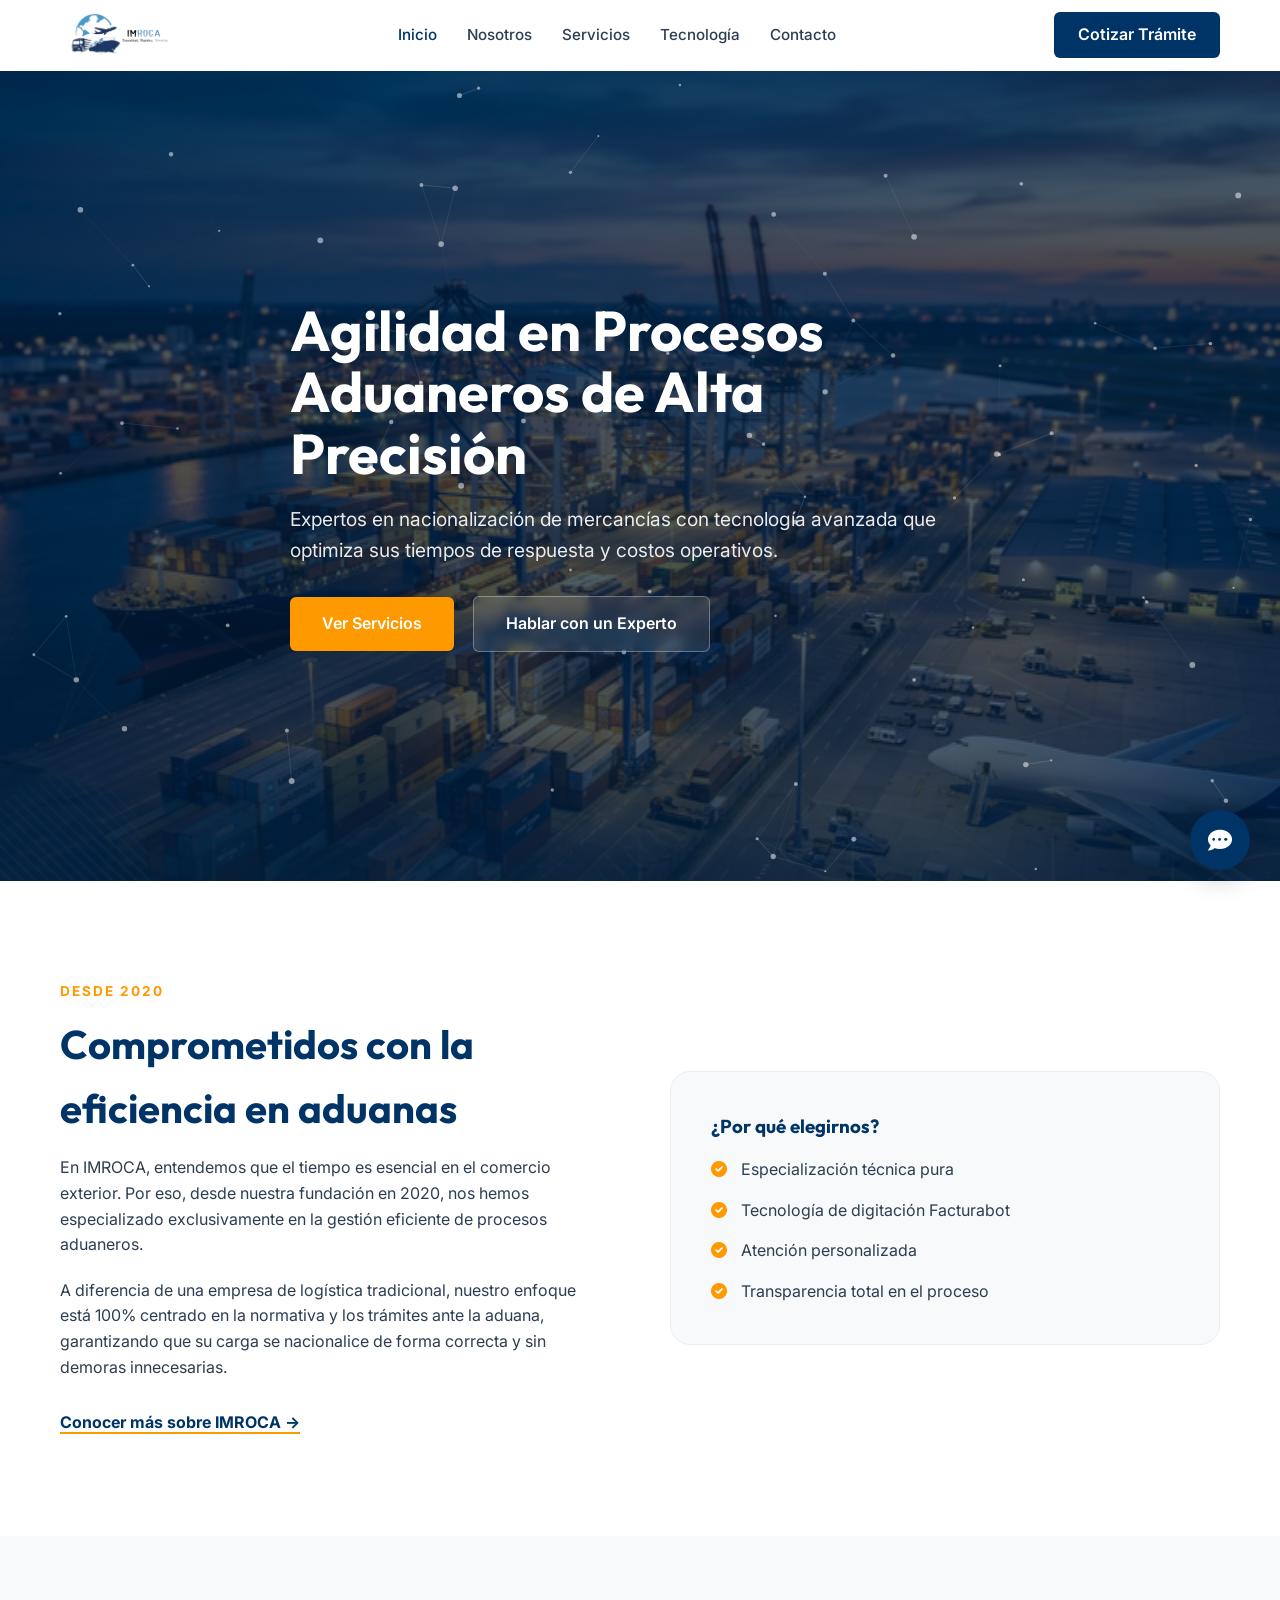
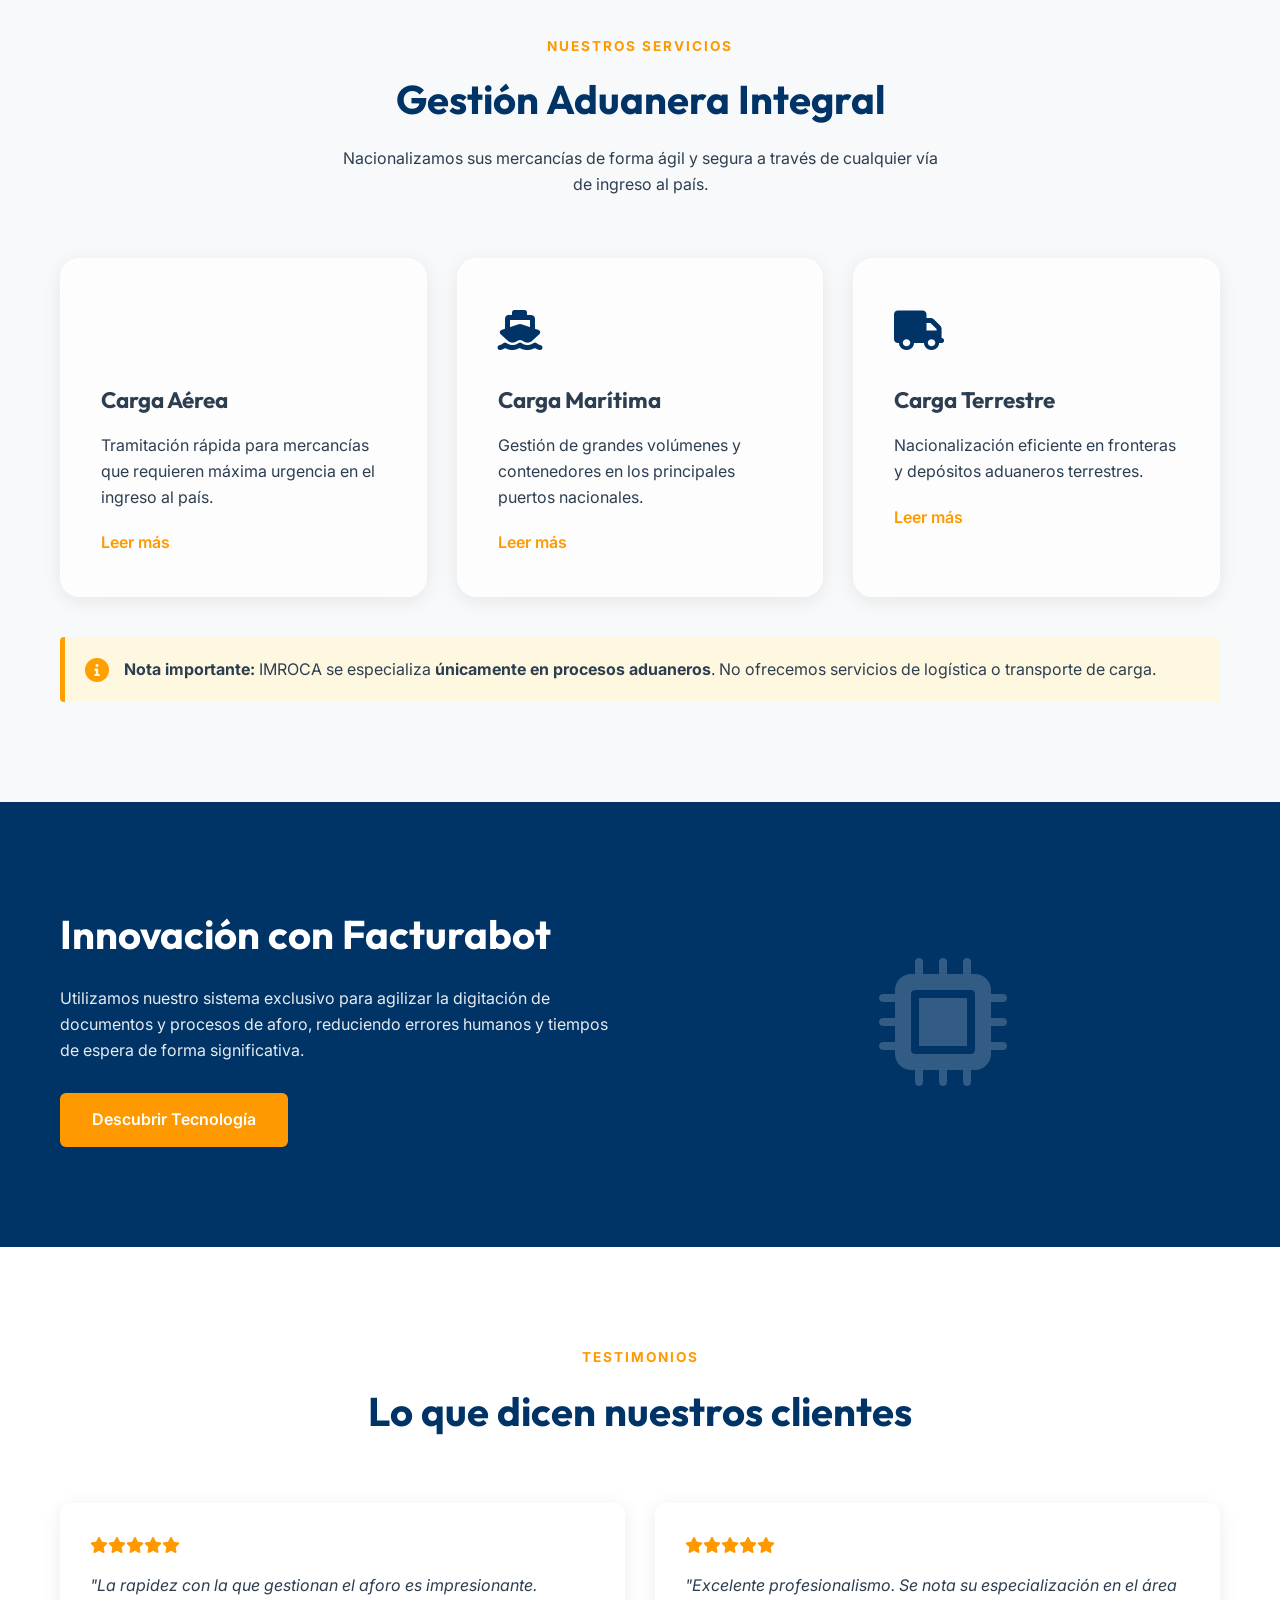
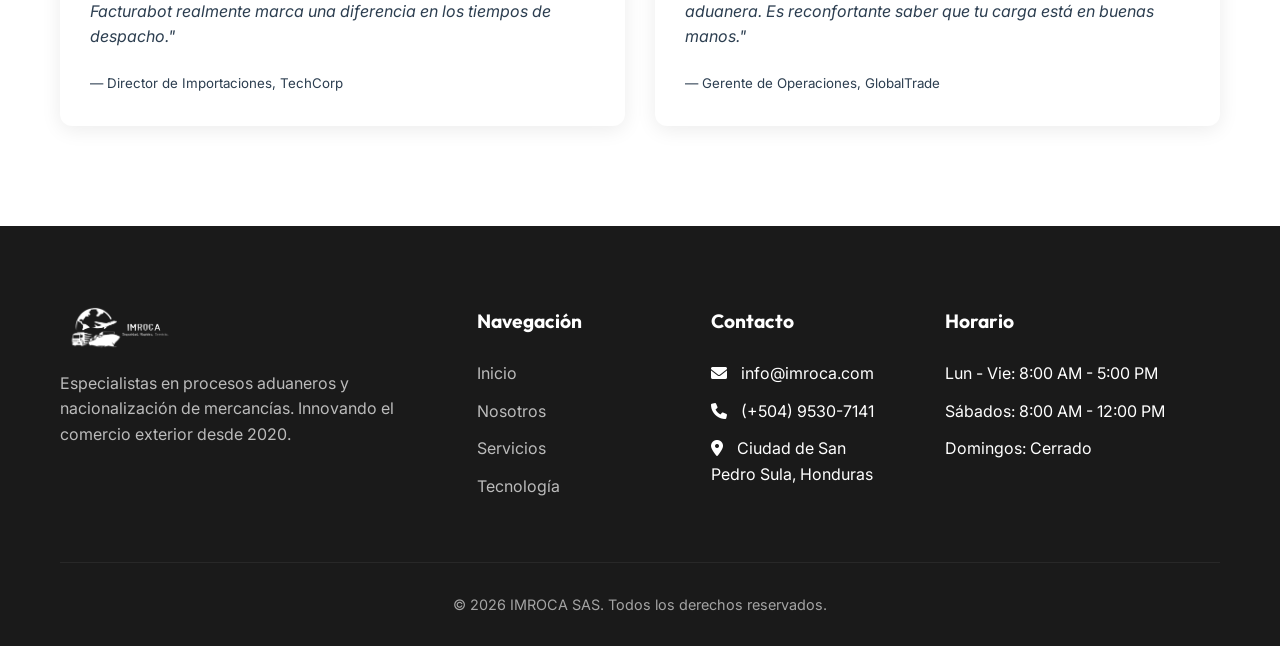
<file: index.html>
<!DOCTYPE html>
<html lang="es">
<head>
    <meta charset="UTF-8">
    <meta name="viewport" content="width=device-width, initial-scale=1.0">
    <title>IMROCA | Agencia Aduanera - Especialistas en Nacionalización</title>
    <meta name="description" content="IMROCA: Agencia aduanera experta en nacionalización de carga aérea, marítima y terrestre. Trámites aduaneros eficientes con tecnología Facturabot. Fundada en 2020.">
    <link rel="stylesheet" href="css/style.css">
    <link rel="stylesheet" href="https://cdnjs.cloudflare.com/ajax/libs/font-awesome/6.0.0/css/all.min.css">
</head>
<body>

    <!-- Header / Navigation -->
    <header></header>

    <!-- Hero Section -->
    <section class="hero">
        <div id="particles-js"></div>
        <div class="container">
            <div class="hero-content">
                <h1>Agilidad en Procesos Aduaneros de Alta Precisión</h1>
                <p>Expertos en nacionalización de mercancías con tecnología avanzada que optimiza sus tiempos de respuesta y costos operativos.</p>
                <div class="hero-btns">
                    <a href="servicios.html" class="btn btn-primary">Ver Servicios</a>
                    <a href="contacto.html" class="btn" style="background: rgba(255,255,255,0.1); backdrop-filter: blur(5px); border: 1px solid rgba(255,255,255,0.3); color: white; margin-left:15px;">Hablar con un Experto</a>
                </div>
            </div>
        </div>
    </section>

    <!-- About Small -->
    <section id="sobre-nosotros" style="background: white;" class="reveal">
        <div class="container">
            <div style="display: flex; gap: 60px; align-items: center; flex-wrap: wrap;">
                <div style="flex: 1; min-width: 300px;">
                    <span class="section-tag">Desde 2020</span>
                    <h2 class="section-title">Comprometidos con la eficiencia en aduanas</h2>
                    <p style="margin-bottom: 20px;">En IMROCA, entendemos que el tiempo es esencial en el comercio exterior. Por eso, desde nuestra fundación en 2020, nos hemos especializado exclusivamente en la gestión eficiente de procesos aduaneros.</p>
                    <p style="margin-bottom: 30px;">A diferencia de una empresa de logística tradicional, nuestro enfoque está 100% centrado en la normativa y los trámites ante la aduana, garantizando que su carga se nacionalice de forma correcta y sin demoras innecesarias.</p>
                    <a href="nosotros.html" style="color: var(--primary); font-weight: 700; border-bottom: 2px solid var(--accent);">Conocer más sobre IMROCA →</a>
                </div>
                <div style="flex: 1; min-width: 300px; position: relative;">
                    <div style="background: var(--bg-light); border-radius: 20px; padding: 40px; border: 1px solid #eee;">
                        <h3 style="color: var(--primary); margin-bottom: 15px;">¿Por qué elegirnos?</h3>
                        <ul style="display: grid; gap: 15px;">
                            <li><i class="fas fa-check-circle" style="color: var(--accent); margin-right: 10px;"></i> Especialización técnica pura</li>
                            <li><i class="fas fa-check-circle" style="color: var(--accent); margin-right: 10px;"></i> Tecnología de digitación Facturabot</li>
                            <li><i class="fas fa-check-circle" style="color: var(--accent); margin-right: 10px;"></i> Atención personalizada</li>
                            <li><i class="fas fa-check-circle" style="color: var(--accent); margin-right: 10px;"></i> Transparencia total en el proceso</li>
                        </ul>
                    </div>
                </div>
            </div>
        </div>
    </section>

    <!-- Services Summary -->
    <section style="background: var(--bg-light);" class="reveal">
        <div class="container">
            <div class="section-header">
                <span class="section-tag">Nuestros Servicios</span>
                <h2 class="section-title">Gestión Aduanera Integral</h2>
                <p style="max-width: 600px; margin: 0 auto;">Nacionalizamos sus mercancías de forma ágil y segura a través de cualquier vía de ingreso al país.</p>
            </div>

            <div class="services-grid">
                <div class="service-card">
                    <div class="service-icon"><i class="fas fa-plane-up"></i></div>
                    <h3>Carga Aérea</h3>
                    <p>Tramitación rápida para mercancías que requieren máxima urgencia en el ingreso al país.</p>
                    <a href="servicios.html" style="margin-top: 20px; display: block; color: var(--accent); font-weight:600;">Leer más</a>
                </div>
                <div class="service-card">
                    <div class="service-icon"><i class="fas fa-ship"></i></div>
                    <h3>Carga Marítima</h3>
                    <p>Gestión de grandes volúmenes y contenedores en los principales puertos nacionales.</p>
                    <a href="servicios.html" style="margin-top: 20px; display: block; color: var(--accent); font-weight:600;">Leer más</a>
                </div>
                <div class="service-card">
                    <div class="service-icon"><i class="fas fa-truck"></i></div>
                    <h3>Carga Terrestre</h3>
                    <p>Nacionalización eficiente en fronteras y depósitos aduaneros terrestres.</p>
                    <a href="servicios.html" style="margin-top: 20px; display: block; color: var(--accent); font-weight:600;">Leer más</a>
                </div>
            </div>

            <div class="disclaimer-note">
                <i class="fas fa-info-circle" style="font-size: 1.5rem; color: #ffa000;"></i>
                <p><strong>Nota importante:</strong> IMROCA se especializa <strong>únicamente en procesos aduaneros</strong>. No ofrecemos servicios de logística o transporte de carga.</p>
            </div>
        </div>
    </section>

    <!-- Tech Teaser -->
    <section style="background: var(--primary); color: white;" class="reveal">
        <div class="container" style="display: flex; align-items: center; gap: 50px; flex-wrap: wrap;">
            <div style="flex: 1; min-width: 300px;">
                <h2 style="font-size: 2.5rem; margin-bottom: 20px;">Innovación con Facturabot</h2>
                <p style="opacity: 0.9; margin-bottom: 30px;">Utilizamos nuestro sistema exclusivo para agilizar la digitación de documentos y procesos de aforo, reduciendo errores humanos y tiempos de espera de forma significativa.</p>
                <a href="tecnologia.html" class="btn btn-primary">Descubrir Tecnología</a>
            </div>
            <div style="flex: 1; min-width: 300px; text-align: center;">
                <div style="font-size: 8rem; opacity: 0.2;">
                    <i class="fas fa-microchip"></i>
                </div>
            </div>
        </div>
    </section>

    <!-- Testimonials (Simulation) -->
    <section class="reveal">
        <div class="container">
            <div class="section-header">
                <span class="section-tag">Testimonios</span>
                <h2 class="section-title">Lo que dicen nuestros clientes</h2>
            </div>
            <div class="services-grid">
                <div style="background: white; padding: 30px; border-radius: 12px; box-shadow: var(--shadow);">
                    <div style="color: var(--accent); margin-bottom: 15px;">
                        <i class="fas fa-star"></i><i class="fas fa-star"></i><i class="fas fa-star"></i><i class="fas fa-star"></i><i class="fas fa-star"></i>
                    </div>
                    <p style="font-style: italic; margin-bottom: 20px;">"La rapidez con la que gestionan el aforo es impresionante. Facturabot realmente marca una diferencia en los tiempos de despacho."</p>
                    <small>— Director de Importaciones, TechCorp</small>
                </div>
                <div style="background: white; padding: 30px; border-radius: 12px; box-shadow: var(--shadow);">
                    <div style="color: var(--accent); margin-bottom: 15px;">
                        <i class="fas fa-star"></i><i class="fas fa-star"></i><i class="fas fa-star"></i><i class="fas fa-star"></i><i class="fas fa-star"></i>
                    </div>
                    <p style="font-style: italic; margin-bottom: 20px;">"Excelente profesionalismo. Se nota su especialización en el área aduanera. Es reconfortante saber que tu carga está en buenas manos."</p>
                    <small>— Gerente de Operaciones, GlobalTrade</small>
                </div>
            </div>
        </div>
    </section>

    <!-- Footer -->
    <footer></footer>

    <script src="js/main.js"></script>
</body>
</html>
</file>
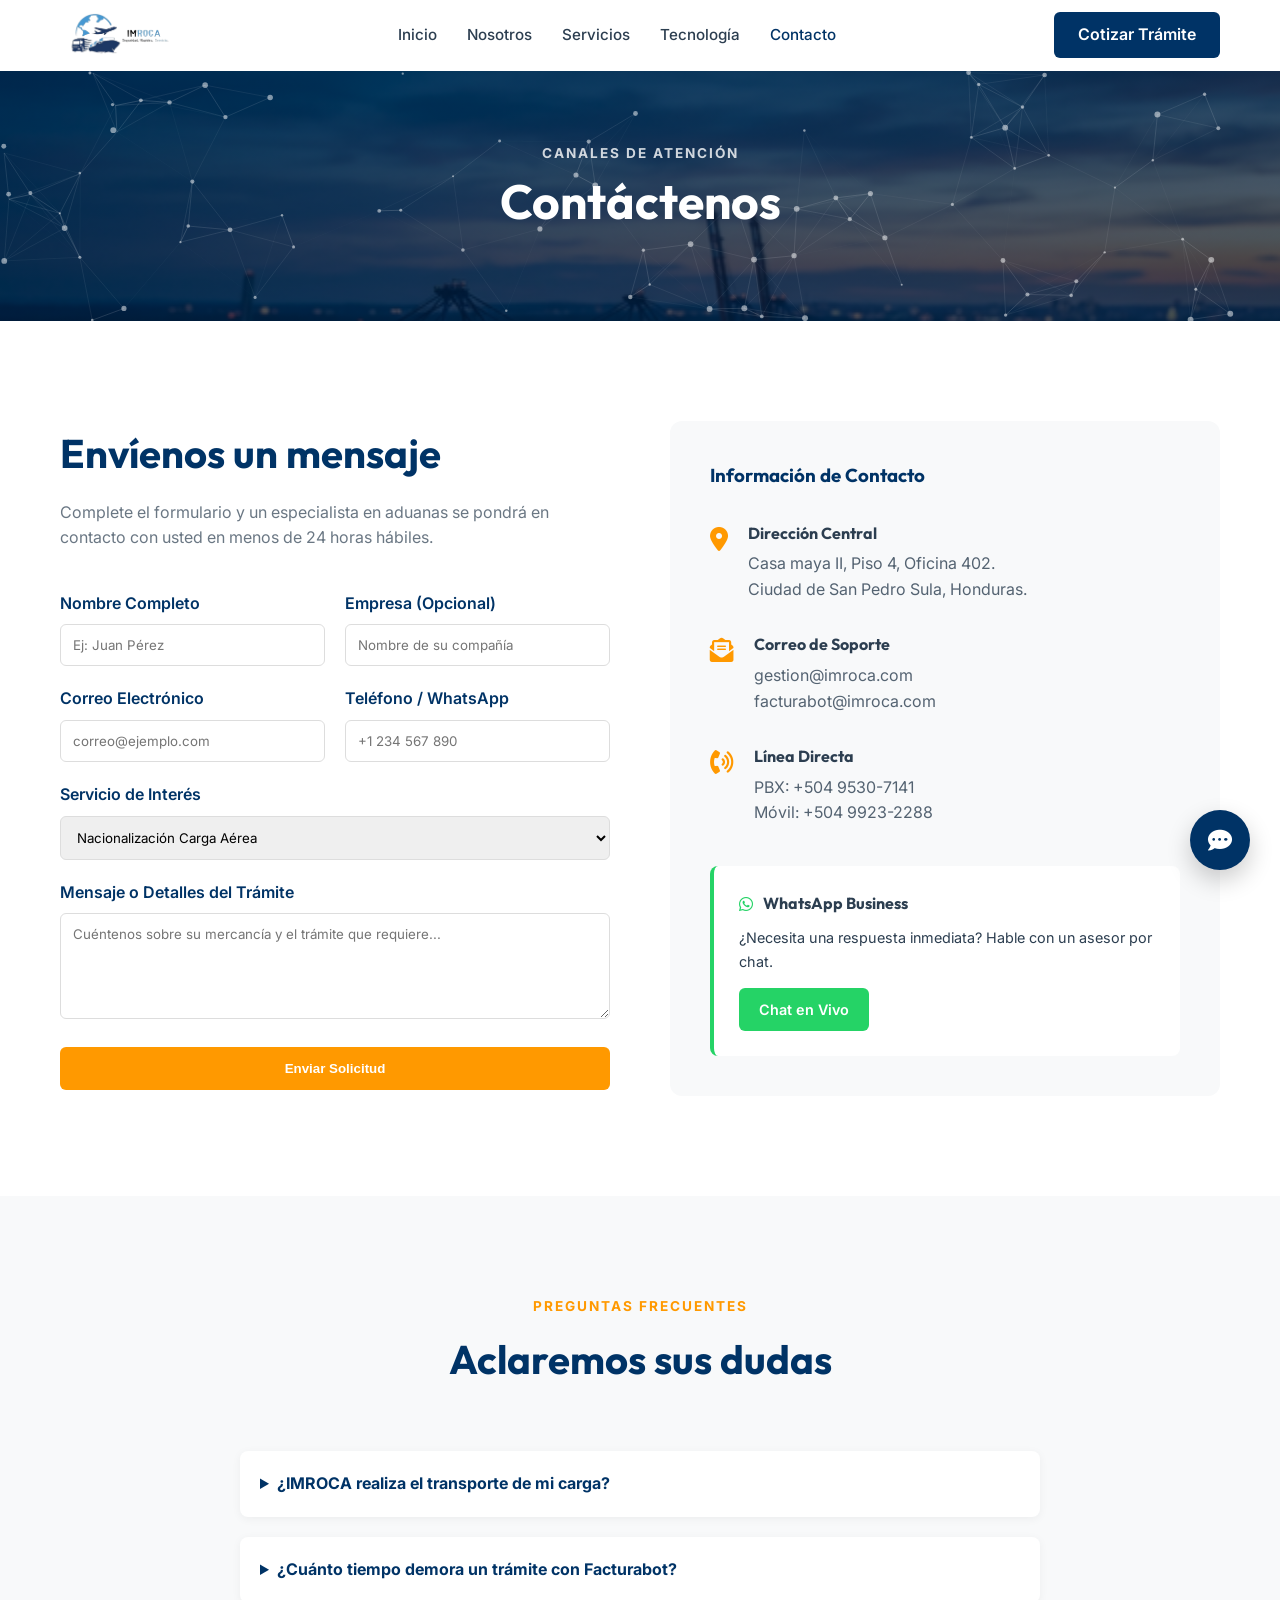
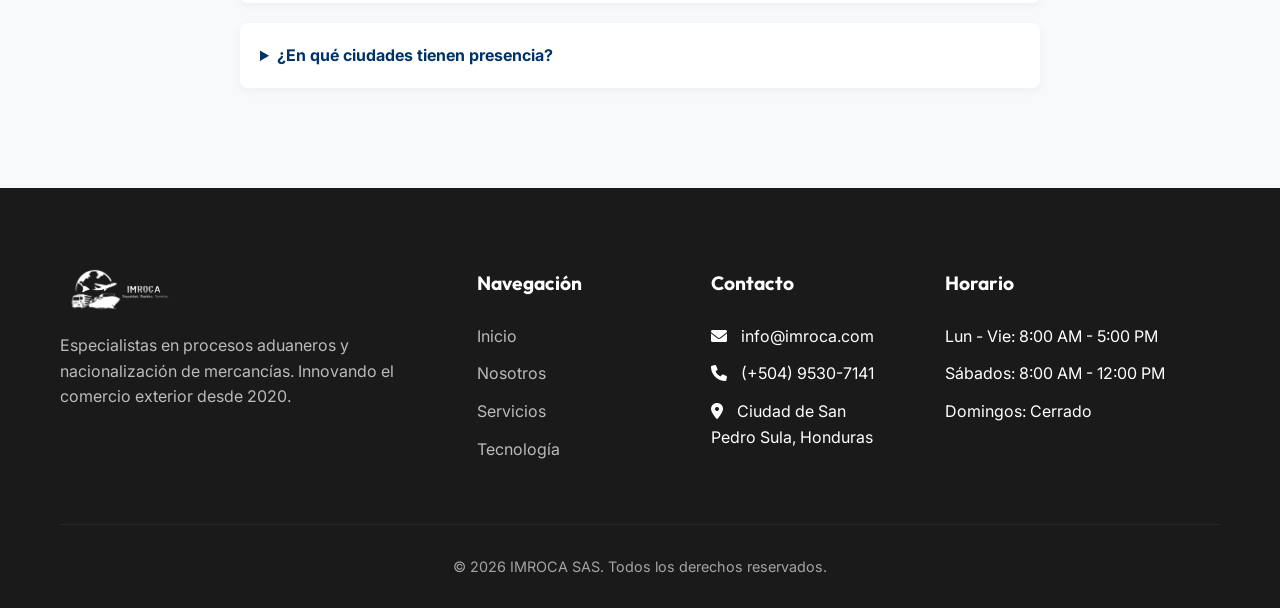
<file: contacto.html>
<!DOCTYPE html>
<html lang="es">
<head>
    <meta charset="UTF-8">
    <meta name="viewport" content="width=device-width, initial-scale=1.0">
    <title>Contacto | IMROCA - Agencia Aduanera</title>
    <meta name="description" content="Póngase en contacto con IMROCA para sus trámites aduaneros. Formulario de contacto, WhatsApp y ubicación. Expertos en nacionalización desde 2020.">
    <link rel="stylesheet" href="css/style.css">
    <link rel="stylesheet" href="https://cdnjs.cloudflare.com/ajax/libs/font-awesome/6.0.0/css/all.min.css">
    <style>
        .contact-grid {
            display: grid;
            grid-template-columns: 1fr 1fr;
            gap: 60px;
        }
        .form-group {
            margin-bottom: 20px;
        }
        .form-group label {
            display: block;
            margin-bottom: 8px;
            font-weight: 600;
            color: var(--primary);
        }
        .form-group input, .form-group textarea, .form-group select {
            width: 100%;
            padding: 12px;
            border: 1px solid #ddd;
            border-radius: 6px;
            font-family: inherit;
        }
        .form-group input:focus, .form-group textarea:focus {
            outline: none;
            border-color: var(--accent);
        }
        .contact-info-card {
            background: var(--bg-light);
            padding: 40px;
            border-radius: 12px;
        }
        .info-item {
            display: flex;
            gap: 20px;
            margin-bottom: 30px;
        }
        .info-icon {
            font-size: 1.5rem;
            color: var(--accent);
        }
        @media (max-width: 768px) {
            .contact-grid {
                grid-template-columns: 1fr;
            }
        }
    </style>
</head>
<body>

    <!-- Header / Navigation -->
    <header></header>

    <!-- Page Header -->
    <section class="hero" style="height: auto; min-height: 250px; padding: 60px 0; text-align: center;">
        <div id="particles-js"></div>
        <div class="container">
            <div class="hero-content">
                <span class="section-tag" style="color: white; opacity: 0.8;">Canales de Atención</span>
                <h1 style="font-size: 3rem; margin-top: 10px;">Contáctenos</h1>
            </div>
        </div>
    </section>

    <!-- Contact Content -->
    <section class="reveal">
        <div class="container">
            <div class="contact-grid">
                <!-- Contact Form -->
                <div>
                    <h2 class="section-title" style="text-align: left;">Envíenos un mensaje</h2>
                    <p style="margin-bottom: 40px; opacity: 0.7;">Complete el formulario y un especialista en aduanas se pondrá en contacto con usted en menos de 24 horas hábiles.</p>
                    
                    <form action="#" id="contactForm">
                        <div style="display: grid; grid-template-columns: 1fr 1fr; gap: 20px;">
                            <div class="form-group">
                                <label for="nombre">Nombre Completo</label>
                                <input type="text" id="nombre" name="nombre" placeholder="Ej: Juan Pérez" required>
                            </div>
                            <div class="form-group">
                                <label for="empresa">Empresa (Opcional)</label>
                                <input type="text" id="empresa" name="empresa" placeholder="Nombre de su compañía">
                            </div>
                        </div>
                        <div style="display: grid; grid-template-columns: 1fr 1fr; gap: 20px;">
                            <div class="form-group">
                                <label for="email">Correo Electrónico</label>
                                <input type="email" id="email" name="email" placeholder="correo@ejemplo.com" required>
                            </div>
                            <div class="form-group">
                                <label for="telefono">Teléfono / WhatsApp</label>
                                <input type="tel" id="telefono" name="telefono" placeholder="+1 234 567 890" required>
                            </div>
                        </div>
                        <div class="form-group">
                            <label for="servicio">Servicio de Interés</label>
                            <select id="servicio" name="servicio">
                                <option value="aerea">Nacionalización Carga Aérea</option>
                                <option value="maritima">Nacionalización Carga Marítima</option>
                                <option value="terrestre">Nacionalización Carga Terrestre</option>
                                <option value="exportacion">Exportaciones</option>
                                <option value="otro">Otro Trámite Aduanero</option>
                            </select>
                        </div>
                        <div class="form-group">
                            <label for="mensaje">Mensaje o Detalles del Trámite</label>
                            <textarea id="mensaje" name="mensaje" rows="5" placeholder="Cuéntenos sobre su mercancía y el trámite que requiere..." required></textarea>
                        </div>
                        <button type="submit" class="btn btn-primary" style="width: 100%;">Enviar Solicitud</button>
                    </form>
                </div>

                <!-- Info Column -->
                <div>
                    <div class="contact-info-card">
                        <h3 style="margin-bottom: 30px; color: var(--primary);">Información de Contacto</h3>
                        
                        <div class="info-item">
                            <div class="info-icon"><i class="fas fa-location-dot"></i></div>
                            <div>
                                <h4 style="margin-bottom: 5px;">Dirección Central</h4>
                                <p style="opacity: 0.8;">Casa maya II, Piso 4, Oficina 402.<br>Ciudad de San Pedro Sula, Honduras.</p>
                            </div>
                        </div>

                        <div class="info-item">
                            <div class="info-icon"><i class="fas fa-envelope-open-text"></i></div>
                            <div>
                                <h4 style="margin-bottom: 5px;">Correo de Soporte</h4>
                                <p style="opacity: 0.8;">gestion@imroca.com<br>facturabot@imroca.com</p>
                            </div>
                        </div>

                        <div class="info-item">
                            <div class="info-icon"><i class="fas fa-phone-volume"></i></div>
                            <div>
                                <h4 style="margin-bottom: 5px;">Línea Directa</h4>
                                <p style="opacity: 0.8;">PBX: +504 9530-7141<br>Móvil: +504 9923-2288</p>
                            </div>
                        </div>

                        <div style="margin-top: 40px; padding: 25px; background: white; border-radius: 8px; border-left: 4px solid #25d366;">
                            <h4 style="margin-bottom: 10px; display: flex; align-items: center; gap: 10px;">
                                <i class="fab fa-whatsapp" style="color: #25d366;"></i> WhatsApp Business
                            </h4>
                            <p style="font-size: 0.9rem; margin-bottom: 15px;">¿Necesita una respuesta inmediata? Hable con un asesor por chat.</p>
                            <a href="https://wa.me/50495307141" class="btn" style="background: #25d366; color: white; padding: 10px 20px; font-size: 0.9rem;">Chat en Vivo</a>
                        </div>
                    </div>
                </div>
            </div>
        </div>
    </section>

    <!-- FAQ Section (Extra for UX) -->
    <section style="background: var(--bg-light);" class="reveal">
        <div class="container">
            <div class="section-header">
                <span class="section-tag">Preguntas Frecuentes</span>
                <h2 class="section-title">Aclaremos sus dudas</h2>
            </div>
            
            <div style="max-width: 800px; margin: 0 auto; display: grid; gap: 20px;">
                <details style="background: white; padding: 20px; border-radius: 8px; cursor: pointer; box-shadow: 0 2px 10px rgba(0,0,0,0.05);">
                    <summary style="font-weight: 700; color: var(--primary);">¿IMROCA realiza el transporte de mi carga?</summary>
                    <p style="margin-top: 15px; opacity: 0.8; font-size: 0.95rem;">No. Nuestra especialización es 100% aduanera. Nos encargamos de todos los trámites legales ante la autoridad para que su carga se nacionalice, pero la logística de transporte debe ser contratada con un tercero.</p>
                </details>
                <details style="background: white; padding: 20px; border-radius: 8px; cursor: pointer; box-shadow: 0 2px 10px rgba(0,0,0,0.05);">
                    <summary style="font-weight: 700; color: var(--primary);">¿Cuánto tiempo demora un trámite con Facturabot?</summary>
                    <p style="margin-top: 15px; opacity: 0.8; font-size: 0.95rem;">Facturabot acelera la digitación de documentos en minutos. El tiempo total dependerá de la complejidad de la carga y la respuesta de la entidad aduanera, pero garantizamos que el despacho documental será el más rápido del mercado.</p>
                </details>
                <details style="background: white; padding: 20px; border-radius: 8px; cursor: pointer; box-shadow: 0 2px 10px rgba(0,0,0,0.05);">
                    <summary style="font-weight: 700; color: var(--primary);">¿En qué ciudades tienen presencia?</summary>
                    <p style="margin-top: 15px; opacity: 0.8; font-size: 0.95rem;">Tenemos sede principal en Ciudad de San Pedro Sula, pero gestionamos trámites en todos los puertos, aeropuertos y fronteras terrestres a nivel nacional.</p>
                </details>
            </div>
        </div>
    </section>

    <!-- Footer -->
    <footer></footer>

    <script src="js/main.js"></script>
    <script>
        document.getElementById('contactForm').addEventListener('submit', (e) => {
            e.preventDefault();
            alert('¡Gracias por su mensaje! En IMROCA procesaremos su solicitud a la brevedad posible.');
            e.target.reset();
        });
    </script>
</body>
</html>
</file>
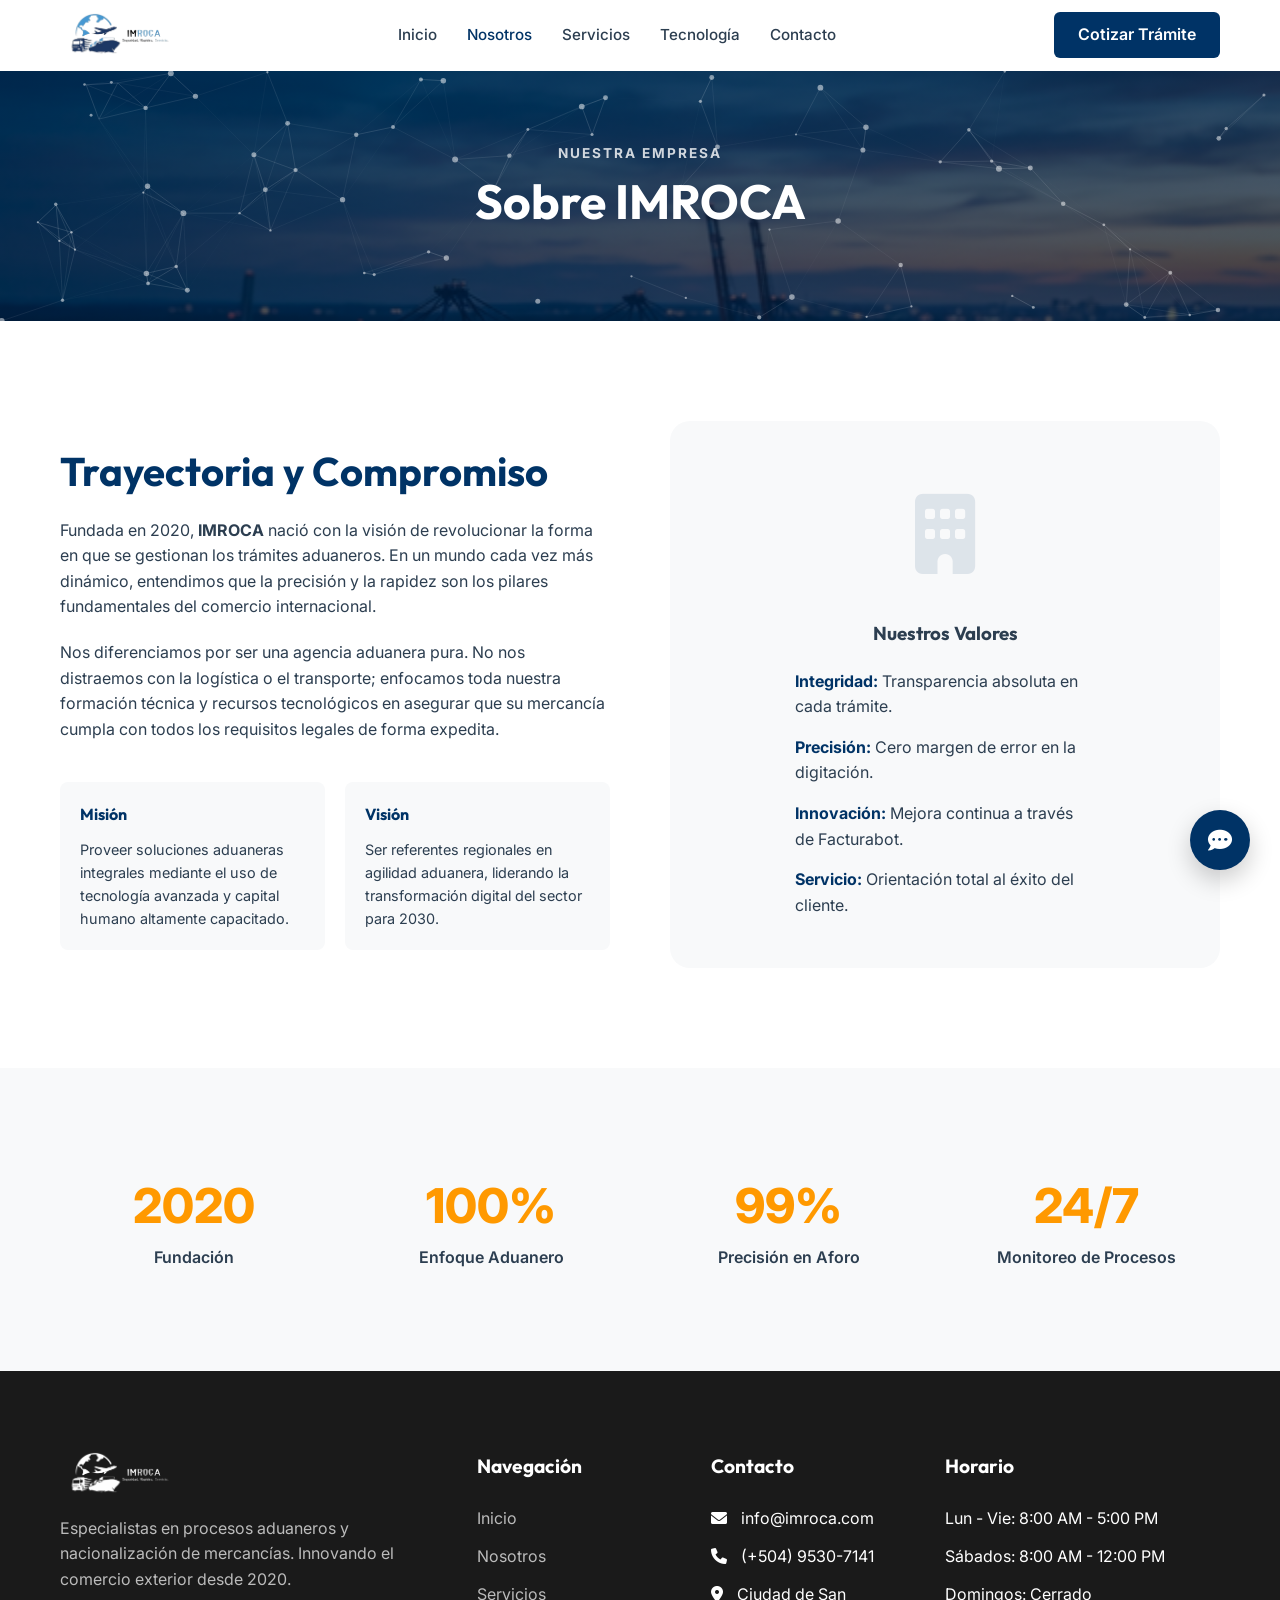
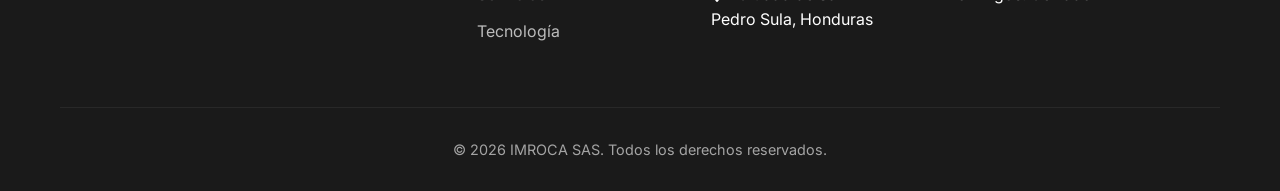
<file: nosotros.html>
<!DOCTYPE html>
<html lang="es">
<head>
    <meta charset="UTF-8">
    <meta name="viewport" content="width=device-width, initial-scale=1.0">
    <title>Nosotros | IMROCA - Nuestra Historia y Misión</title>
    <meta name="description" content="Conozca más sobre IMROCA, fundada en 2020. Somos especialistas en trámites aduaneros con un enfoque en innovación y profesionalismo.">
    <link rel="stylesheet" href="css/style.css">
    <link rel="stylesheet" href="https://cdnjs.cloudflare.com/ajax/libs/font-awesome/6.0.0/css/all.min.css">
</head>
<body>

    <!-- Header / Navigation -->
    <header></header>

    <!-- Page Header -->
    <section class="hero" style="height: auto; min-height: 250px; padding: 60px 0; text-align: center;">
        <div id="particles-js"></div>
        <div class="container">
            <div class="hero-content">
                <span class="section-tag" style="color: white; opacity: 0.8;">Nuestra Empresa</span>
                <h1 style="font-size: 3rem; margin-top: 10px;">Sobre IMROCA</h1>
            </div>
        </div>
    </section>

    <!-- History & Vision -->
    <section class="reveal">
        <div class="container">
            <div style="display: grid; grid-template-columns: 1fr 1fr; gap: 60px; align-items: center; flex-wrap: wrap;">
                <div>
                    <h2 class="section-title">Trayectoria y Compromiso</h2>
                    <p style="margin-bottom: 20px;">Fundada en 2020, <strong>IMROCA</strong> nació con la visión de revolucionar la forma en que se gestionan los trámites aduaneros. En un mundo cada vez más dinámico, entendimos que la precisión y la rapidez son los pilares fundamentales del comercio internacional.</p>
                    <p style="margin-bottom: 20px;">Nos diferenciamos por ser una agencia aduanera pura. No nos distraemos con la logística o el transporte; enfocamos toda nuestra formación técnica y recursos tecnológicos en asegurar que su mercancía cumpla con todos los requisitos legales de forma expedita.</p>
                    
                    <div style="margin-top: 40px; display: grid; grid-template-columns: 1fr 1fr; gap: 20px;">
                        <div style="padding: 20px; background: var(--bg-light); border-radius: 8px;">
                            <h4 style="color: var(--primary); margin-bottom: 10px;">Misión</h4>
                            <p style="font-size: 0.9rem;">Proveer soluciones aduaneras integrales mediante el uso de tecnología avanzada y capital humano altamente capacitado.</p>
                        </div>
                        <div style="padding: 20px; background: var(--bg-light); border-radius: 8px;">
                            <h4 style="color: var(--primary); margin-bottom: 10px;">Visión</h4>
                            <p style="font-size: 0.9rem;">Ser referentes regionales en agilidad aduanera, liderando la transformación digital del sector para 2030.</p>
                        </div>
                    </div>
                </div>
                <div style="background: var(--bg-light); padding: 50px; border-radius: 20px; text-align: center;">
                    <div style="font-size: 5rem; color: var(--primary); opacity: 0.1; margin-bottom: 20px;">
                        <i class="fas fa-building"></i>
                    </div>
                    <h3 style="margin-bottom: 20px;">Nuestros Valores</h3>
                    <ul style="text-align: left; max-width: 300px; margin: 0 auto; display: grid; gap: 15px;">
                        <li><strong style="color: var(--primary);">Integridad:</strong> Transparencia absoluta en cada trámite.</li>
                        <li><strong style="color: var(--primary);">Precisión:</strong> Cero margen de error en la digitación.</li>
                        <li><strong style="color: var(--primary);">Innovación:</strong> Mejora continua a través de Facturabot.</li>
                        <li><strong style="color: var(--primary);">Servicio:</strong> Orientación total al éxito del cliente.</li>
                    </ul>
                </div>
            </div>
        </div>
    </section>

    <!-- Why Facts -->
    <section style="background: var(--bg-light);" class="reveal">
        <div class="container">
            <div style="display: grid; grid-template-columns: repeat(auto-fit, minmax(200px, 1fr)); gap: 30px; text-align: center;">
                <div>
                    <div style="font-size: 3rem; color: var(--accent); font-weight: 800;">2020</div>
                    <p style="font-weight: 600;">Fundación</p>
                </div>
                <div>
                    <div style="font-size: 3rem; color: var(--accent); font-weight: 800;">100%</div>
                    <p style="font-weight: 600;">Enfoque Aduanero</p>
                </div>
                <div>
                    <div style="font-size: 3rem; color: var(--accent); font-weight: 800;">99%</div>
                    <p style="font-weight: 600;">Precisión en Aforo</p>
                </div>
                <div>
                    <div style="font-size: 3rem; color: var(--accent); font-weight: 800;">24/7</div>
                    <p style="font-weight: 600;">Monitoreo de Procesos</p>
                </div>
            </div>
        </div>
    </section>

    <!-- Footer -->
    <footer></footer>

    <script src="js/main.js"></script>
</body>
</html>
</file>
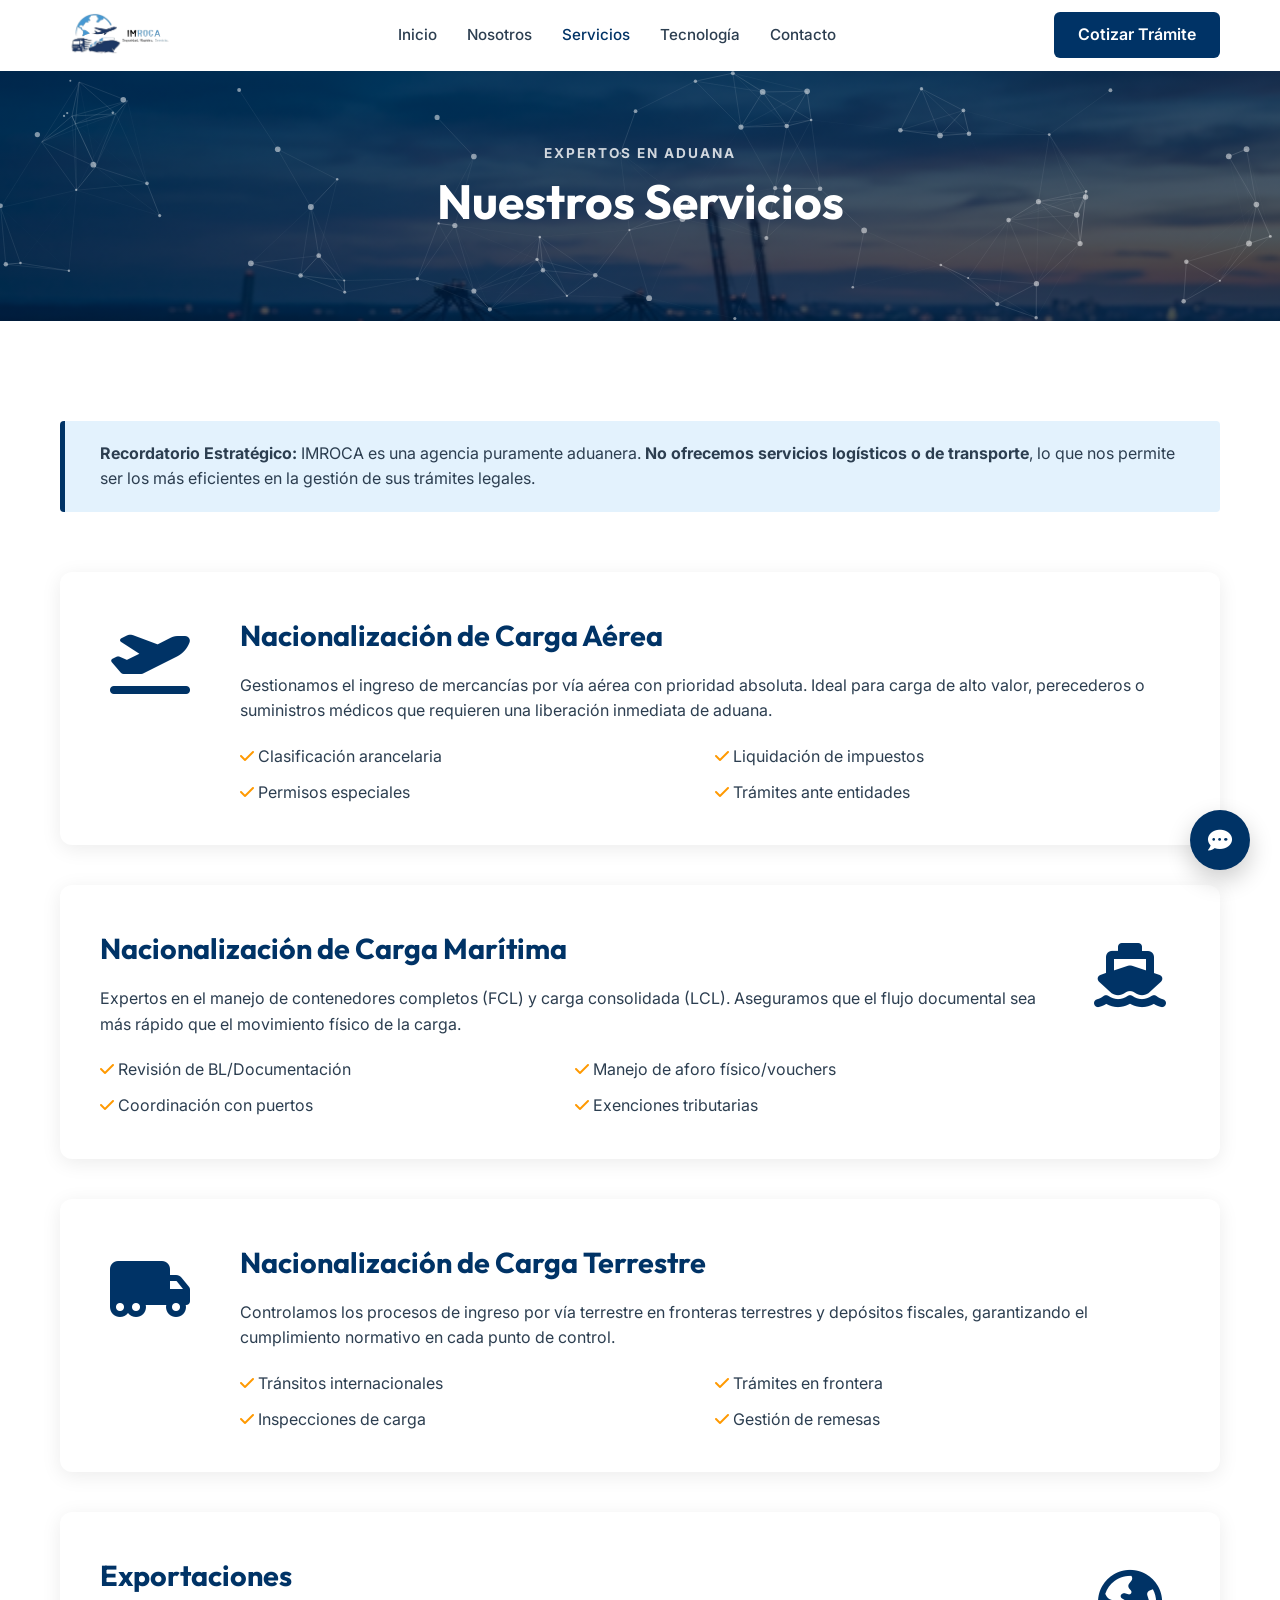
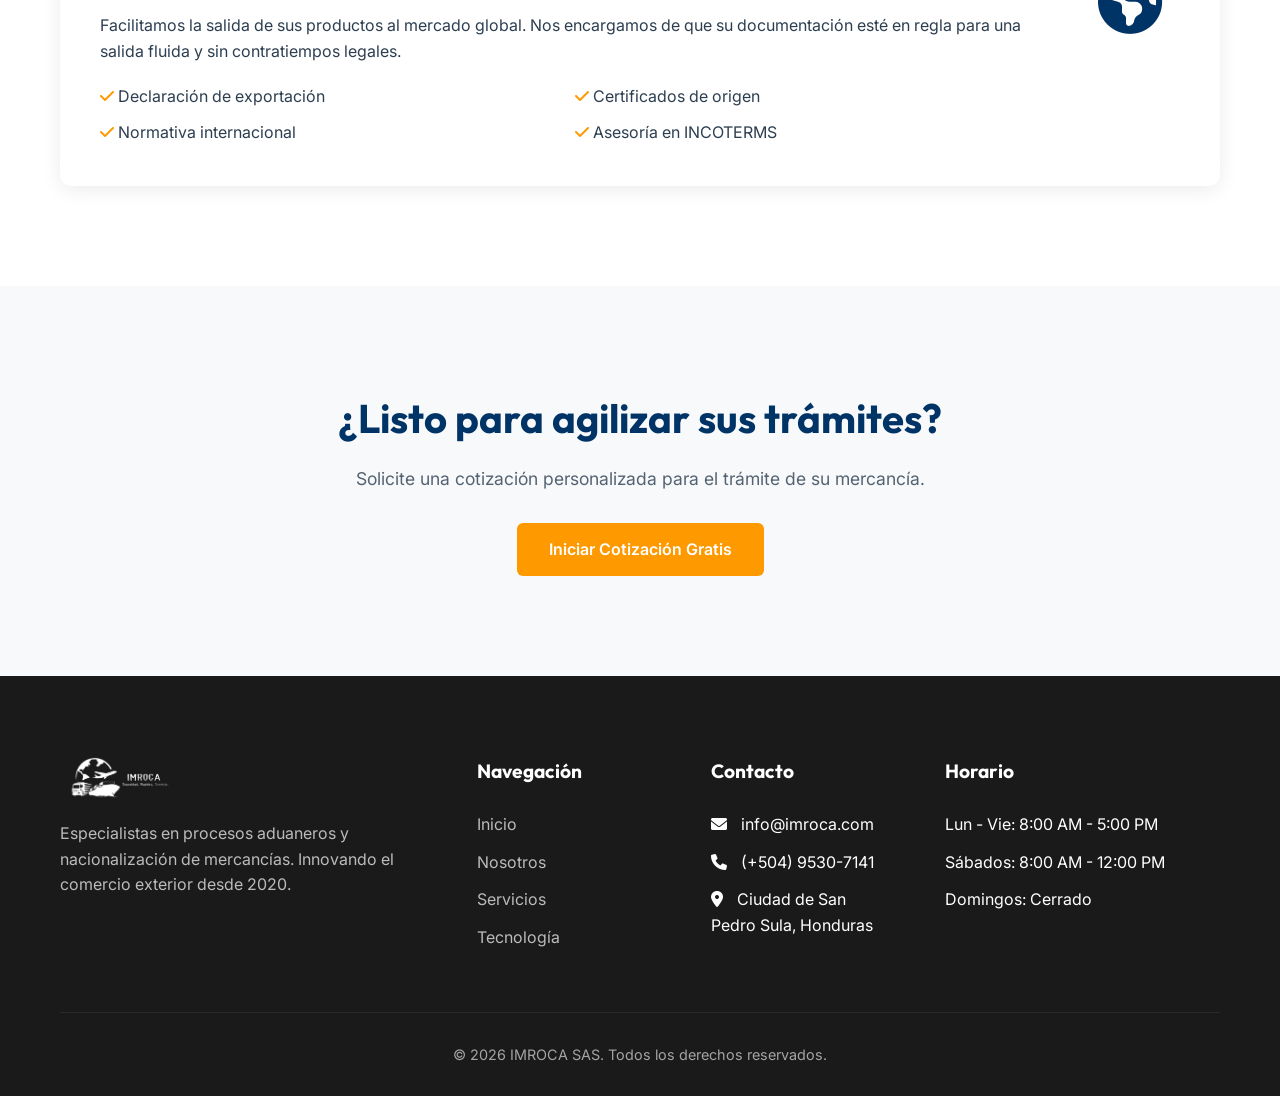
<file: servicios.html>
<!DOCTYPE html>
<html lang="es">
<head>
    <meta charset="UTF-8">
    <meta name="viewport" content="width=device-width, initial-scale=1.0">
    <title>Servicios Aduaneros | IMROCA - Nacionalización y Exportación</title>
    <meta name="description" content="Descubra nuestros servicios de nacionalización de carga aérea, marítima y terrestre. Trámites aduaneros especializados en IMROCA.">
    <link rel="stylesheet" href="css/style.css">
    <link rel="stylesheet" href="https://cdnjs.cloudflare.com/ajax/libs/font-awesome/6.0.0/css/all.min.css">
</head>
<body>

    <!-- Header / Navigation -->
    <header></header>

    <!-- Page Header -->
    <section class="hero" style="height: auto; min-height: 250px; padding: 60px 0; text-align: center;">
        <div id="particles-js"></div>
        <div class="container">
            <div class="hero-content">
                <span class="section-tag" style="color: white; opacity: 0.8;">Expertos en Aduana</span>
                <h1 style="font-size: 3rem; margin-top: 10px;">Nuestros Servicios</h1>
            </div>
        </div>
    </section>

    <!-- Detailed Services -->
    <section class="reveal">
        <div class="container">
            <div class="disclaimer-note" style="margin-top: 0; margin-bottom: 60px; background: #e3f2fd; border-left-color: var(--primary);">
                <i class="fas fa-hand-holding-box" style="font-size: 1.5rem; color: var(--primary);"></i>
                <p><strong>Recordatorio Estratégico:</strong> IMROCA es una agencia puramente aduanera. <strong>No ofrecemos servicios logísticos o de transporte</strong>, lo que nos permite ser los más eficientes en la gestión de sus trámites legales.</p>
            </div>

            <div style="display: grid; gap: 40px;">
                <!-- Service 1 -->
                <div style="display: flex; gap: 40px; background: white; padding: 40px; border-radius: 12px; box-shadow: var(--shadow); flex-wrap: wrap;">
                    <div style="font-size: 4rem; color: var(--primary); flex: 0 0 100px; text-align: center;">
                        <i class="fas fa-plane-departure"></i>
                    </div>
                    <div style="flex: 1; min-width: 300px;">
                        <h3 style="font-size: 1.8rem; margin-bottom: 15px; color: var(--primary);">Nacionalización de Carga Aérea</h3>
                        <p style="margin-bottom: 20px;">Gestionamos el ingreso de mercancías por vía aérea con prioridad absoluta. Ideal para carga de alto valor, perecederos o suministros médicos que requieren una liberación inmediata de aduana.</p>
                        <ul style="display: grid; grid-template-columns: 1fr 1fr; gap: 10px;">
                            <li><i class="fas fa-check" style="color: var(--accent);"></i> Clasificación arancelaria</li>
                            <li><i class="fas fa-check" style="color: var(--accent);"></i> Liquidación de impuestos</li>
                            <li><i class="fas fa-check" style="color: var(--accent);"></i> Permisos especiales</li>
                            <li><i class="fas fa-check" style="color: var(--accent);"></i> Trámites ante entidades</li>
                        </ul>
                    </div>
                </div>

                <!-- Service 2 -->
                <div style="display: flex; gap: 40px; background: white; padding: 40px; border-radius: 12px; box-shadow: var(--shadow); flex-wrap: wrap; flex-direction: row-reverse;">
                    <div style="font-size: 4rem; color: var(--primary); flex: 0 0 100px; text-align: center;">
                        <i class="fas fa-ship"></i>
                    </div>
                    <div style="flex: 1; min-width: 300px;">
                        <h3 style="font-size: 1.8rem; margin-bottom: 15px; color: var(--primary);">Nacionalización de Carga Marítima</h3>
                        <p style="margin-bottom: 20px;">Expertos en el manejo de contenedores completos (FCL) y carga consolidada (LCL). Aseguramos que el flujo documental sea más rápido que el movimiento físico de la carga.</p>
                        <ul style="display: grid; grid-template-columns: 1fr 1fr; gap: 10px;">
                            <li><i class="fas fa-check" style="color: var(--accent);"></i> Revisión de BL/Documentación</li>
                            <li><i class="fas fa-check" style="color: var(--accent);"></i> Manejo de aforo físico/vouchers</li>
                            <li><i class="fas fa-check" style="color: var(--accent);"></i> Coordinación con puertos</li>
                            <li><i class="fas fa-check" style="color: var(--accent);"></i> Exenciones tributarias</li>
                        </ul>
                    </div>
                </div>

                <!-- Service 3 -->
                <div style="display: flex; gap: 40px; background: white; padding: 40px; border-radius: 12px; box-shadow: var(--shadow); flex-wrap: wrap;">
                    <div style="font-size: 4rem; color: var(--primary); flex: 0 0 100px; text-align: center;">
                        <i class="fas fa-truck-moving"></i>
                    </div>
                    <div style="flex: 1; min-width: 300px;">
                        <h3 style="font-size: 1.8rem; margin-bottom: 15px; color: var(--primary);">Nacionalización de Carga Terrestre</h3>
                        <p style="margin-bottom: 20px;">Controlamos los procesos de ingreso por vía terrestre en fronteras terrestres y depósitos fiscales, garantizando el cumplimiento normativo en cada punto de control.</p>
                        <ul style="display: grid; grid-template-columns: 1fr 1fr; gap: 10px;">
                            <li><i class="fas fa-check" style="color: var(--accent);"></i> Tránsitos internacionales</li>
                            <li><i class="fas fa-check" style="color: var(--accent);"></i> Trámites en frontera</li>
                            <li><i class="fas fa-check" style="color: var(--accent);"></i> Inspecciones de carga</li>
                            <li><i class="fas fa-check" style="color: var(--accent);"></i> Gestión de remesas</li>
                        </ul>
                    </div>
                </div>

                <!-- Service 4 -->
                <div style="display: flex; gap: 40px; background: white; padding: 40px; border-radius: 12px; box-shadow: var(--shadow); flex-wrap: wrap; flex-direction: row-reverse;">
                    <div style="font-size: 4rem; color: var(--primary); flex: 0 0 100px; text-align: center;">
                        <i class="fas fa-globe-americas"></i>
                    </div>
                    <div style="flex: 1; min-width: 300px;">
                        <h3 style="font-size: 1.8rem; margin-bottom: 15px; color: var(--primary);">Exportaciones</h3>
                        <p style="margin-bottom: 20px;">Facilitamos la salida de sus productos al mercado global. Nos encargamos de que su documentación esté en regla para una salida fluida y sin contratiempos legales.</p>
                        <ul style="display: grid; grid-template-columns: 1fr 1fr; gap: 10px;">
                            <li><i class="fas fa-check" style="color: var(--accent);"></i> Declaración de exportación</li>
                            <li><i class="fas fa-check" style="color: var(--accent);"></i> Certificados de origen</li>
                            <li><i class="fas fa-check" style="color: var(--accent);"></i> Normativa internacional</li>
                            <li><i class="fas fa-check" style="color: var(--accent);"></i> Asesoría en INCOTERMS</li>
                        </ul>
                    </div>
                </div>
            </div>
        </div>
    </section>

    <!-- CTA Section -->
    <section style="background: var(--bg-light); text-align: center;" class="reveal">
        <div class="container">
            <h2 class="section-title">¿Listo para agilizar sus trámites?</h2>
            <p style="margin-bottom: 30px; font-size: 1.1rem; opacity: 0.8;">Solicite una cotización personalizada para el trámite de su mercancía.</p>
            <a href="contacto.html" class="btn btn-primary">Iniciar Cotización Gratis</a>
        </div>
    </section>

    <!-- Footer -->
    <footer></footer>

    <script src="js/main.js"></script>
</body>
</html>
</file>
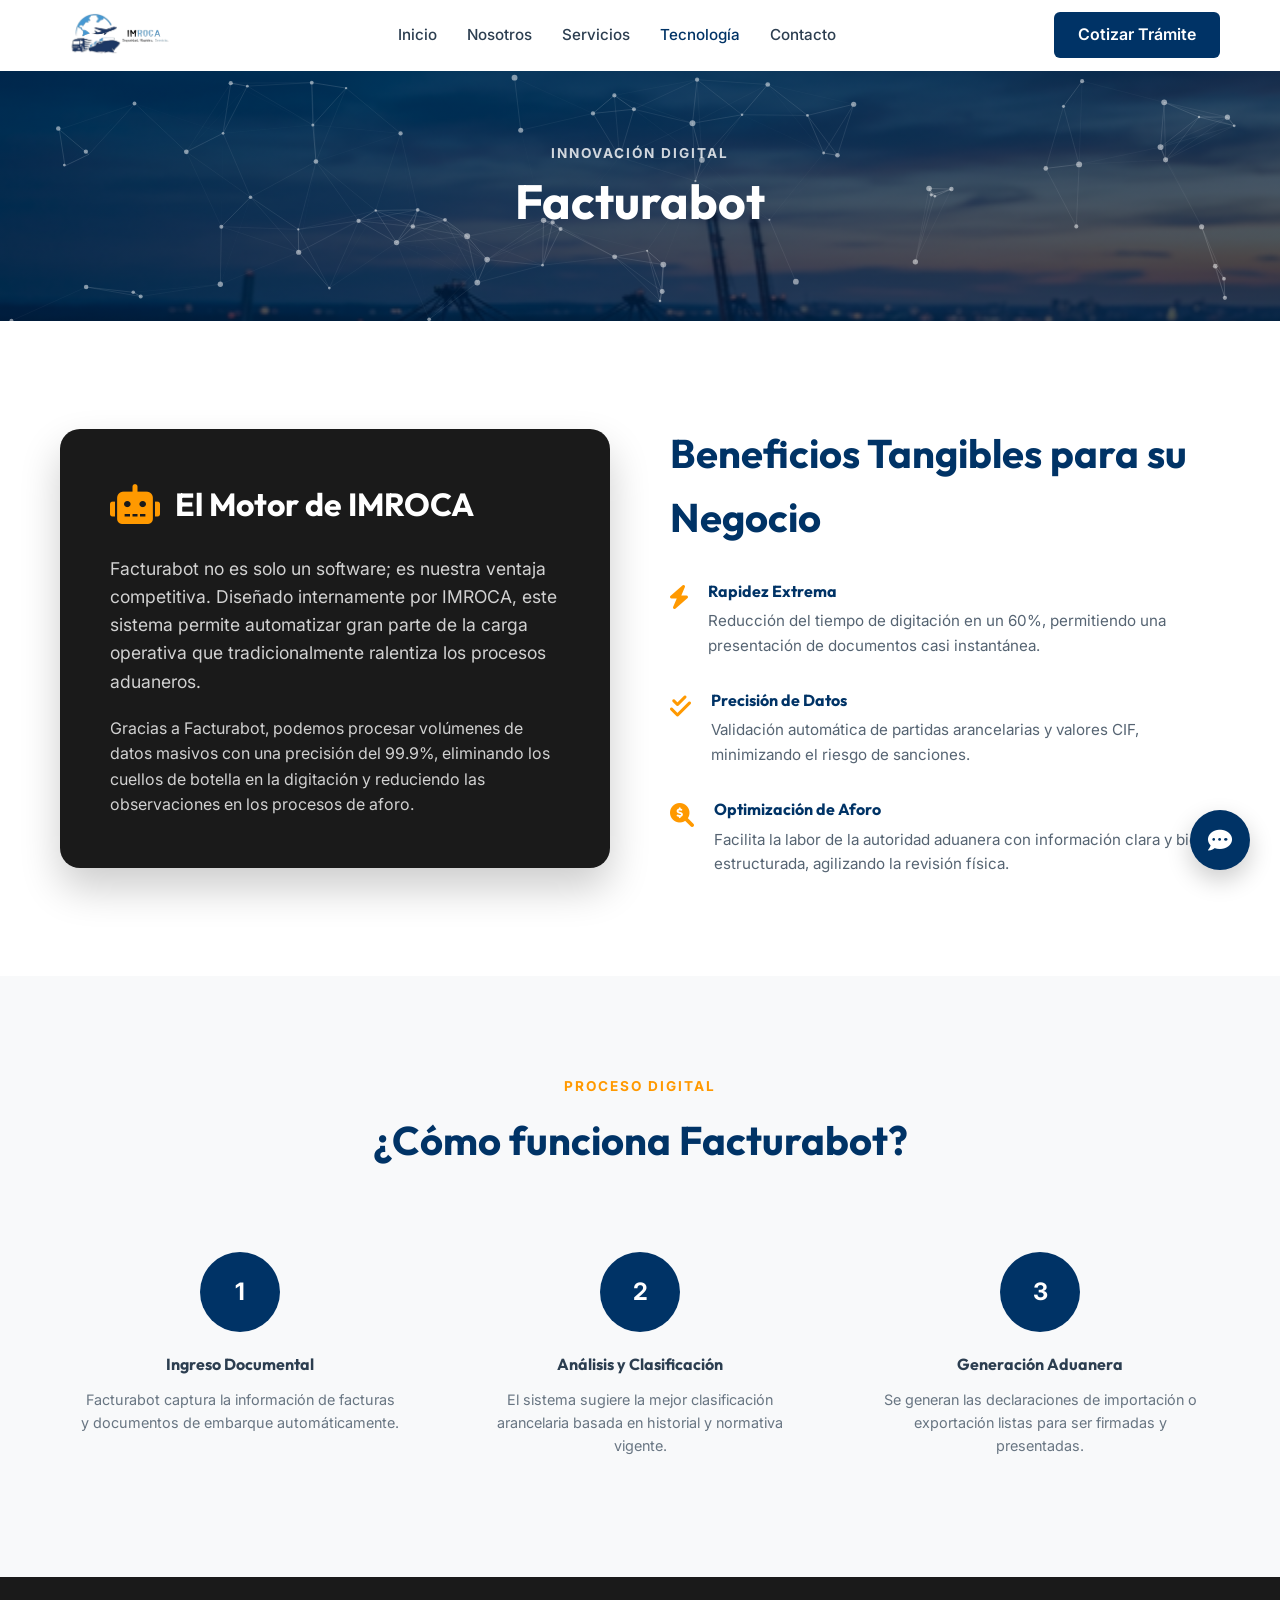
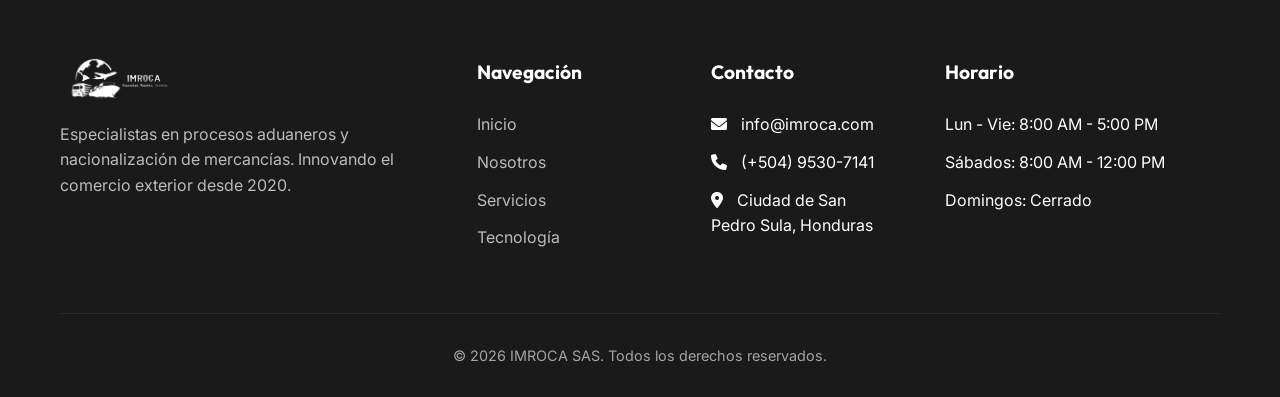
<file: tecnologia.html>
<!DOCTYPE html>
<html lang="es">
<head>
    <meta charset="UTF-8">
    <meta name="viewport" content="width=device-width, initial-scale=1.0">
    <title>Tecnología Facturabot | IMROCA - Innovación Aduanera</title>
    <meta name="description" content="Conozca Facturabot, el sistema propio de IMROCA diseñado para agilizar la digitación y aforación de mercancías de forma automática y precisa.">
    <link rel="stylesheet" href="css/style.css">
    <link rel="stylesheet" href="https://cdnjs.cloudflare.com/ajax/libs/font-awesome/6.0.0/css/all.min.css">
</head>
<body>

    <!-- Header / Navigation -->
    <header></header>

    <!-- Page Header -->
    <section class="hero" style="height: auto; min-height: 250px; padding: 60px 0; text-align: center;">
        <div id="particles-js"></div>
        <div class="container">
            <div class="hero-content">
                <span class="section-tag" style="color: white; opacity: 0.8;">Innovación Digital</span>
                <h1 style="font-size: 3rem; margin-top: 10px;">Facturabot</h1>
            </div>
        </div>
    </section>

    <!-- Tech Intro -->
    <section class="reveal">
        <div class="container">
            <div style="display: grid; grid-template-columns: 1fr 1fr; gap: 60px; align-items: center; flex-wrap: wrap;">
                <div style="background: var(--bg-dark); color: white; padding: 50px; border-radius: 20px; box-shadow: 0 20px 40px rgba(0,0,0,0.2);">
                    <div style="display: flex; align-items: center; gap: 15px; margin-bottom: 25px;">
                        <i class="fas fa-robot" style="font-size: 2.5rem; color: var(--accent);"></i>
                        <h2 style="font-size: 2rem;">El Motor de IMROCA</h2>
                    </div>
                    <p style="opacity: 0.8; margin-bottom: 20px; font-size: 1.1rem;">Facturabot no es solo un software; es nuestra ventaja competitiva. Diseñado internamente por IMROCA, este sistema permite automatizar gran parte de la carga operativa que tradicionalmente ralentiza los procesos aduaneros.</p>
                    <p style="opacity: 0.8;">Gracias a Facturabot, podemos procesar volúmenes de datos masivos con una precisión del 99.9%, eliminando los cuellos de botella en la digitación y reduciendo las observaciones en los procesos de aforo.</p>
                </div>
                <div>
                    <h2 class="section-title">Beneficios Tangibles para su Negocio</h2>
                    <div style="display: grid; gap: 30px; margin-top: 30px;">
                        <div style="display: flex; gap: 20px;">
                            <div style="color: var(--accent); font-size: 1.5rem;"><i class="fas fa-bolt"></i></div>
                            <div>
                                <h4 style="margin-bottom: 5px; color: var(--primary);">Rapidez Extrema</h4>
                                <p style="font-size: 0.95rem; opacity: 0.8;">Reducción del tiempo de digitación en un 60%, permitiendo una presentación de documentos casi instantánea.</p>
                            </div>
                        </div>
                        <div style="display: flex; gap: 20px;">
                            <div style="color: var(--accent); font-size: 1.5rem;"><i class="fas fa-check-double"></i></div>
                            <div>
                                <h4 style="margin-bottom: 5px; color: var(--primary);">Precisión de Datos</h4>
                                <p style="font-size: 0.95rem; opacity: 0.8;">Validación automática de partidas arancelarias y valores CIF, minimizando el riesgo de sanciones.</p>
                            </div>
                        </div>
                        <div style="display: flex; gap: 20px;">
                            <div style="color: var(--accent); font-size: 1.5rem;"><i class="fas fa-search-dollar"></i></div>
                            <div>
                                <h4 style="margin-bottom: 5px; color: var(--primary);">Optimización de Aforo</h4>
                                <p style="font-size: 0.95rem; opacity: 0.8;">Facilita la labor de la autoridad aduanera con información clara y bien estructurada, agilizando la revisión física.</p>
                            </div>
                        </div>
                    </div>
                </div>
            </div>
        </div>
    </section>

    <!-- Tech Flow -->
    <section style="background: var(--bg-light);" class="reveal">
        <div class="container">
            <div class="section-header">
                <span class="section-tag">Proceso Digital</span>
                <h2 class="section-title">¿Cómo funciona Facturabot?</h2>
            </div>
            
            <div style="display: grid; grid-template-columns: repeat(auto-fit, minmax(250px, 1fr)); gap: 40px; position: relative;">
                <div style="text-align: center; padding: 20px;">
                    <div style="width: 80px; height: 80px; background: var(--primary); color: white; border-radius: 50%; display: flex; align-items: center; justify-content: center; margin: 0 auto 20px; font-size: 1.5rem; font-weight: 700;">1</div>
                    <h4 style="margin-bottom: 10px;">Ingreso Documental</h4>
                    <p style="font-size: 0.9rem; opacity: 0.7;">Facturabot captura la información de facturas y documentos de embarque automáticamente.</p>
                </div>
                <div style="text-align: center; padding: 20px;">
                    <div style="width: 80px; height: 80px; background: var(--primary); color: white; border-radius: 50%; display: flex; align-items: center; justify-content: center; margin: 0 auto 20px; font-size: 1.5rem; font-weight: 700;">2</div>
                    <h4 style="margin-bottom: 10px;">Análisis y Clasificación</h4>
                    <p style="font-size: 0.9rem; opacity: 0.7;">El sistema sugiere la mejor clasificación arancelaria basada en historial y normativa vigente.</p>
                </div>
                <div style="text-align: center; padding: 20px;">
                    <div style="width: 80px; height: 80px; background: var(--primary); color: white; border-radius: 50%; display: flex; align-items: center; justify-content: center; margin: 0 auto 20px; font-size: 1.5rem; font-weight: 700;">3</div>
                    <h4 style="margin-bottom: 10px;">Generación Aduanera</h4>
                    <p style="font-size: 0.9rem; opacity: 0.7;">Se generan las declaraciones de importación o exportación listas para ser firmadas y presentadas.</p>
                </div>
            </div>
        </div>
    </section>

    <!-- Footer -->
    <footer></footer>

    <script src="js/main.js"></script>
</body>
</html>
</file>
<file: css/style.css>
@import url('https://fonts.googleapis.com/css2?family=Inter:wght@300;400;500;600;700&family=Outfit:wght@300;400;500;600;700&display=swap');

:root {
    --primary: #003366;
    --primary-light: #004d99;
    --accent: #ff9900;
    --secondary: #607d8b;
    --text-main: #2c3e50;
    --text-light: #7f8c8d;
    --bg-white: #ffffff;
    --bg-light: #f8f9fa;
    --bg-dark: #1a1a1a;
    --transition: all 0.3s ease;
    --shadow: 0 4px 20px rgba(0,0,0,0.08);
    --container-width: 1200px;
}

* {
    margin: 0;
    padding: 0;
    box-sizing: border-box;
}

body {
    font-family: 'Inter', sans-serif;
    color: var(--text-main);
    line-height: 1.6;
    overflow-x: hidden;
}

h1, h2, h3, h4, .font-heading {
    font-family: 'Outfit', sans-serif;
    font-weight: 700;
}

a {
    text-decoration: none;
    color: inherit;
    transition: var(--transition);
}

ul {
    list-style: none;
}

img {
    max-width: 100%;
    display: block;
}

.container {
    max-width: var(--container-width);
    margin: 0 auto;
    padding: 0 20px;
}

/* Header & Nav */
header {
    background: rgba(255, 255, 255, 0.82);
    backdrop-filter: blur(12px);
    -webkit-backdrop-filter: blur(12px);
    padding: 12px 0;
    position: sticky;
    top: 0;
    z-index: 1000;
    box-shadow: 0 4px 30px rgba(0, 0, 0, 0.1);
    border-bottom: 1px solid rgba(255, 255, 255, 0.3);
}

.nav-container {
    display: flex;
    justify-content: space-between;
    align-items: center;
}

.logo {
    display: flex;
    align-items: center;
    gap: 12px;
}

.logo img {
    height: 45px;
    width: auto;
    object-fit: contain;
}

.nav-links {
    display: flex;
    gap: 30px;
}

.nav-links a {
    font-weight: 500;
    font-size: 0.95rem;
}

.nav-links a:hover, .nav-links a.active {
    color: var(--primary);
}

.nav-cta {
    background: var(--primary);
    color: white !important;
    padding: 10px 24px;
    border-radius: 6px;
    font-weight: 600;
}

.nav-cta:hover {
    background: var(--primary-light);
    transform: translateY(-2px);
}

/* Hero Section */
.hero {
    position: relative;
    height: 90vh;
    min-height: 600px;
    display: flex;
    align-items: center;
    color: white;
    background: linear-gradient(rgba(0, 30, 60, 0.7), rgba(0, 30, 60, 0.7)), url('../images/hero.png');
    background-size: cover;
    background-position: center;
    background-attachment: fixed; /* Fallback for no JS */
    overflow: hidden;
}

#particles-js {
    position: absolute;
    width: 100%;
    height: 100%;
    top: 0;
    left: 0;
    z-index: 1;
}

.hero .container {
    position: relative;
    z-index: 2;
}

.hero-content {
    max-width: 700px;
}

.hero h1 {
    font-size: 3.5rem;
    line-height: 1.1;
    margin-bottom: 20px;
    animation: fadeInUp 0.8s ease-out;
}

.hero p {
    font-size: 1.2rem;
    margin-bottom: 30px;
    opacity: 0.9;
    animation: fadeInUp 1s ease-out;
}

/* Buttons */
.btn {
    display: inline-block;
    padding: 14px 32px;
    border-radius: 6px;
    font-weight: 600;
    cursor: pointer;
    border: none;
    transition: var(--transition);
}

.btn-primary {
    background: var(--accent);
    color: white;
}

.btn-primary:hover {
    background: #e68a00;
    transform: translateY(-2px);
    box-shadow: 0 10px 20px rgba(255, 153, 0, 0.2);
}

/* Section Common */
section {
    padding: 100px 0;
}

.section-header {
    text-align: center;
    margin-bottom: 60px;
}

.section-tag {
    color: var(--accent);
    font-weight: 700;
    text-transform: uppercase;
    letter-spacing: 2px;
    font-size: 0.85rem;
    margin-bottom: 10px;
    display: block;
}

.section-title {
    font-size: 2.5rem;
    color: var(--primary);
    margin-bottom: 15px;
}

/* Services Grid */
.services-grid {
    display: grid;
    grid-template-columns: repeat(auto-fit, minmax(280px, 1fr));
    gap: 30px;
}

.service-card {
    background: rgba(255, 255, 255, 0.7);
    backdrop-filter: blur(10px);
    -webkit-backdrop-filter: blur(10px);
    padding: 40px;
    border-radius: 20px;
    box-shadow: var(--shadow);
    transition: all 0.4s cubic-bezier(0.175, 0.885, 0.32, 1.275);
    border: 1px solid rgba(255, 255, 255, 0.5);
}

.service-card:hover {
    transform: translateY(-15px) scale(1.02);
    background: white;
    box-shadow: 0 25px 50px rgba(0,0,0,0.1);
}

.service-icon {
    font-size: 2.5rem;
    color: var(--primary);
    margin-bottom: 20px;
}

.service-card h3 {
    margin-bottom: 15px;
    font-size: 1.4rem;
}

/* Disclaimer Note */
.disclaimer-note {
    background: #fff8e1;
    border-left: 5px solid #ffa000;
    padding: 20px;
    margin-top: 40px;
    display: flex;
    align-items: center;
    gap: 15px;
    border-radius: 4px;
}

/* Chatbot Floating Button */
.chatbot-float {
    position: fixed;
    bottom: 30px;
    right: 30px;
    background: var(--primary);
    color: white;
    width: 60px;
    height: 60px;
    border-radius: 50%;
    display: flex;
    justify-content: center;
    align-items: center;
    font-size: 24px;
    box-shadow: 0 10px 25px rgba(0,0,0,0.2);
    z-index: 1000;
    cursor: pointer;
    transition: var(--transition);
    border: none;
}

.chatbot-float:hover {
    transform: scale(1.1);
    background: var(--primary-light);
}

/* Chat Window */
.chat-window {
    position: fixed;
    bottom: 100px;
    right: 30px;
    width: 350px;
    height: 500px;
    background: white;
    border-radius: 15px;
    box-shadow: 0 15px 50px rgba(0,0,0,0.15);
    display: flex;
    flex-direction: column;
    z-index: 1001;
    overflow: hidden;
    transform: translateY(20px);
    opacity: 0;
    visibility: hidden;
    transition: all 0.3s cubic-bezier(0.68, -0.55, 0.27, 1.55);
}

.chat-window.active {
    transform: translateY(0);
    opacity: 1;
    visibility: visible;
}

.chat-header {
    background: var(--primary);
    color: white;
    padding: 20px;
    display: flex;
    justify-content: space-between;
    align-items: center;
}

.chat-header h4 {
    margin: 0;
    font-size: 1rem;
    display: flex;
    align-items: center;
    gap: 10px;
}

.chat-close {
    cursor: pointer;
    opacity: 0.8;
}

.chat-body {
    flex: 1;
    padding: 20px;
    overflow-y: auto;
    display: flex;
    flex-direction: column;
    gap: 15px;
    background: #f0f2f5;
}

.chat-message {
    max-width: 80%;
    padding: 10px 15px;
    border-radius: 15px;
    font-size: 0.9rem;
    line-height: 1.4;
}

.message-bot {
    align-self: flex-start;
    background: white;
    color: var(--text-main);
    border-bottom-left-radius: 2px;
}

.message-user {
    align-self: flex-end;
    background: var(--primary);
    color: white;
    border-bottom-right-radius: 2px;
}

.chat-footer {
    padding: 15px;
    background: white;
    border-top: 1px solid #eee;
    display: flex;
    gap: 10px;
}

.chat-footer input {
    flex: 1;
    border: 1px solid #ddd;
    padding: 10px;
    border-radius: 20px;
    outline: none;
}

.chat-footer button {
    background: var(--primary);
    color: white;
    border: none;
    width: 40px;
    height: 40px;
    border-radius: 50%;
    cursor: pointer;
}

.chat-wa-link {
    display: inline-block;
    margin-top: 10px;
    background: #25d366;
    color: white !important;
    padding: 8px 15px;
    border-radius: 20px;
    font-weight: 600;
    font-size: 0.85rem;
}

/* Footer */
footer {
    background: var(--bg-dark);
    color: white;
    padding: 80px 0 30px;
}

.footer-grid {
    display: grid;
    grid-template-columns: 2fr 1fr 1fr 1.5fr;
    gap: 50px;
    margin-bottom: 50px;
}

.footer-col h4 {
    margin-bottom: 25px;
    font-size: 1.2rem;
}

.footer-links li {
    margin-bottom: 12px;
}

.footer-links a {
    opacity: 0.7;
}

.footer-links a:hover {
    opacity: 1;
    padding-left: 5px;
}

.footer-bottom {
    padding-top: 30px;
    border-top: 1px solid rgba(255,255,255,0.1);
    text-align: center;
    font-size: 0.9rem;
    opacity: 0.6;
}

/* Mobile Responsive */
@media (max-width: 992px) {
    .footer-grid {
        grid-template-columns: 1fr 1fr;
    }
}

@media (max-width: 768px) {
    .nav-links {
        display: none;
    }
    
    .hero h1 {
        font-size: 2.5rem;
    }
    
    .section-title {
        font-size: 2rem;
    }
    
    .footer-grid {
        grid-template-columns: 1fr;
    }
}

/* Reveal Animation */
.reveal {
    opacity: 0;
    transform: translateY(40px);
    transition: all 0.8s cubic-bezier(0.2, 0, 0, 1);
}

.reveal.active {
    opacity: 1;
    transform: translateY(0);
}

@keyframes fadeInUp {
    from {
        opacity: 0;
        transform: translateY(50px);
    }
    to {
        opacity: 1;
        transform: translateY(0);
    }
}
</file>
